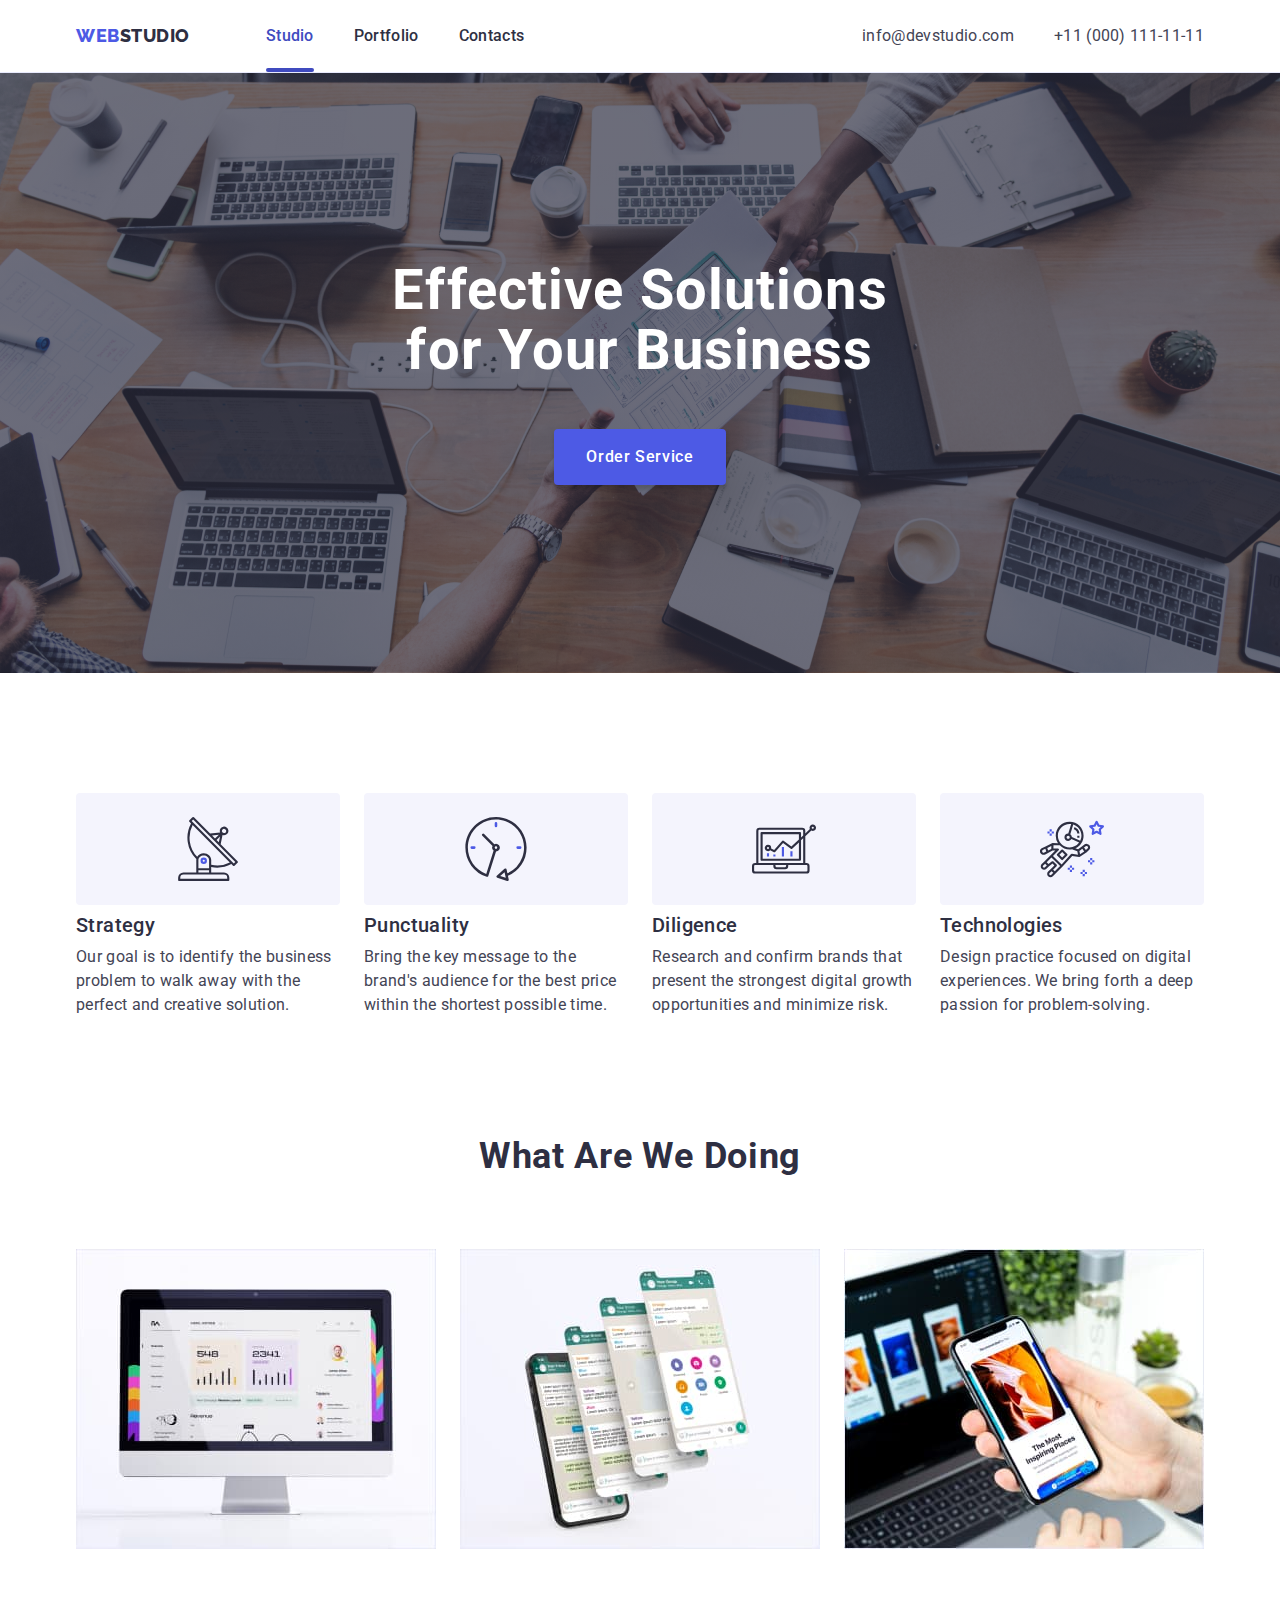
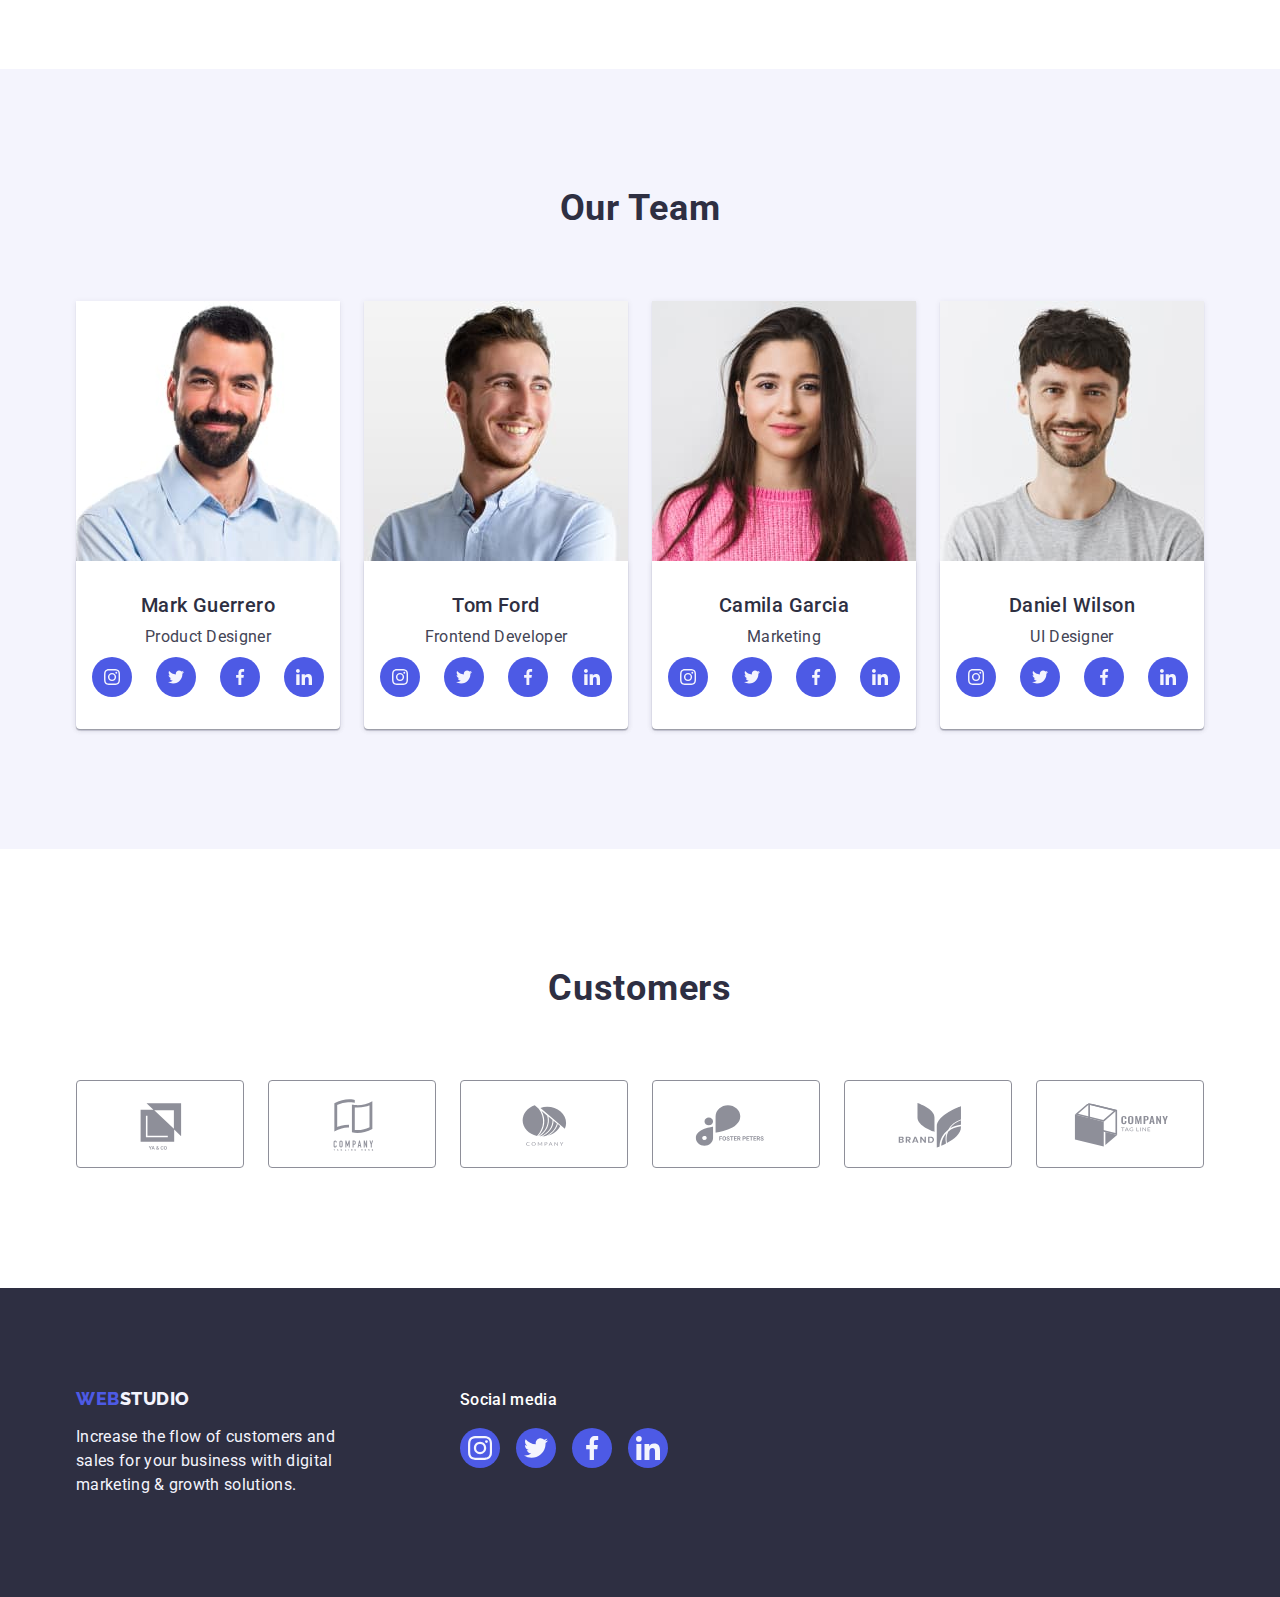
<file: index.html>
<!DOCTYPE html>
<html lang="en">

<head>
    <meta charset="UTF-8">
    <meta http-equiv="X-UA-Compatible" content="IE=edge">
    <meta name="viewport" content="width=device-width, initial-scale=1.0">
    <title>WebStudio</title>
    <link rel="preconnect" href="https://fonts.googleapis.com">
    <link rel="preconnect" href="https://fonts.gstatic.com" crossorigin>
    <link href="https://fonts.googleapis.com/css2?family=Raleway:wght@800&family=Roboto:wght@400;500;700&display=swap"
        rel="stylesheet">
    <link rel="stylesheet" href="https://cdn.jsdelivr.net/npm/modern-normalize@1.1.0/modern-normalize.min.css">
    <link rel="stylesheet" href="./css/styles.css">
</head>

<body>
    <header class="header header-main">
        <div class="header-container container">
            <!-- LOGO -->

            <nav class="header-nav">
                <a href="./index.html" class="header-logo  link">Web<span class="logo-dark">Studio</span></a>

                <!--  -->
                <ul class="header-list list">
                    <li class="header-item">
                        <a class="header-link current link" href="./index.html">Studio</a>
                    </li>
                    <li class="header-item">
                        <a class="header-link link" href="./portfolio.html">Portfolio</a>
                    </li>
                    <li class="header-item">
                        <a class="header-link link" href="">Contacts</a>
                    </li>
                </ul>
            </nav>

            <!-- address -->
            <address class="header-contact">
                <ul class="contact-list list">
                    <li>
                        <a class="header-cont link" href="mailto:info@devstudio.com">info@devstudio.com</a>
                    </li>
                    <li>
                        <a class="header-cont link" href="tel:+110001111111">+11 (000) 111-11-11</a>
                    </li>
                </ul>
            </address>
        </div>

    </header>


    <main>
        <!--hero-->
        <section class="hero section">
            <div class="hero-title-container container">
                <h1 class="hero-title">Effective Solutions for Your Business</h1>
                <button type="button" class="hero-button btn" data-modal-open>Order Service</button>
            </div>
        </section>



        <!-- FEATURE -->
        <section class="feature section">
            <div class="container">
                <h2 class="feature-title visually-hidden">feature</h2>
                <ul class="feature-list list">
                    <li class="feature-item">
                        <div class="feature-container-icon">
                            <svg class="feature-icon" width="64px" height="64px">
                                <use href="./images/icon.svg#antenna"></use>
                            </svg>
                        </div>
                        <h3 class="feature-undertitle">Strategy</h3>
                        <p class="feature-desc">Our goal is to identify the business
                            problem to walk away with the perfect and creative solution.
                        </p>
                    </li>
                    <li class="feature-item">
                        <div class="feature-container-icon">
                            <svg class="feature-icon" width="64px" height="64px">
                                <use href="./images/icon.svg#clock"></use>
                            </svg>
                        </div>
                        <h3 class="feature-undertitle">Punctuality</h3>
                        <p class="feature-desc">Bring the key message to the brand's audience for the best price within
                            the
                            shortest possible
                            time.
                        </p>
                    </li>
                    <li class="feature-item">
                        <div class="feature-container-icon">
                            <svg class="feature-icon" width="64px" height="64px">
                                <use href="./images/icon.svg#diagram"></use>
                            </svg>
                        </div>
                        <h3 class="feature-undertitle">Diligence</h3>
                        <p class="feature-desc">Research and confirm brands that present the strongest digital growth
                            opportunities and minimize
                            risk.
                        </p>
                    </li>
                    <li class="feature-item">
                        <div class="feature-container-icon">
                            <svg class="feature-icon" width="64px" height="64px">
                                <use href="./images/icon.svg#astronaut"></use>
                            </svg>
                        </div>
                        <h3 class="feature-undertitle">Technologies</h3>
                        <p class="feature-desc">Design practice focused on digital experiences. We bring forth a deep
                            passion for
                            problem-solving.</p>
                    </li>
                </ul>
            </div>
        </section>

        <!--benefits-->
        <section class="benefits section">
            <div class="container">
                <h2 class="benefits-title">What are we doing</h2>
                <ul class="benefits-list list">
                    <li class="benefits-list-item"><img src="./images/section-02/rectangle-71-2.jpg" alt="monitor"
                            width="360" height="300"></li>
                    <li class="benefits-list-item"><img src="./images/section-02/rectangle-71-1.jpg" alt="messanger"
                            width="360" height="300"></li>
                    <li class="benefits-list-item"><img src="./images/section-02/rectangle-71.jpg" alt="mobile"
                            width="360" height="300"></li>
                </ul>
            </div>
        </section>

        <!-- team -->
        <section class="team section">
            <div class="container">
                <h2 class="team-title">Our Team</h2>
                <ul class="team-list list">
                    <li class="team-item"><img src="./images/ourteam/img-3.jpg" alt="photo-product" width="264"
                            height="260">
                        <div class="team-item-desc">
                            <h3 class="team-undertitle">Mark Guerrero</h3>
                            <p class="team-desc">Product Designer</p>
                            <ul class="team-social-list list">
                                <li class="team-social-item">
                                    <a href="" class="team-social-link link" target="_blank" rel="noopener noreferrer"
                                        aria-label="instagram icon">
                                        <svg class="team-social-icon" width="16px" height="16px">
                                            <use href="./images/icon.svg#instagram"></use>
                                        </svg></a>
                                </li>
                                <li class="team-social-item">
                                    <a href="" class="team-social-link link" target="_blank" rel="noopener noreferrer"
                                        aria-label="twitter icon">
                                        <svg class="team-social-icon" width="16px" height="16px">
                                            <use href="./images/icon.svg#twitter"></use>
                                        </svg></a>
                                </li>
                                <li class="team-social-item">
                                    <a href="" class="team-social-link link" target="_blank" rel="noopener noreferrer"
                                        aria-label="facebook icon">
                                        <svg class="team-social-icon" width="16px" height="16px">
                                            <use href="./images/icon.svg#facebook"></use>
                                        </svg></a>
                                </li>
                                <li class="team-social-item">
                                    <a href="" class="team-social-link link" target="_blank" rel="noopener noreferrer"
                                        aria-label="linkedin icon">
                                        <svg class="team-social-icon" width="16px" height="16px">
                                            <use href="./images/icon.svg#linkedin"></use>
                                        </svg></a>
                                </li>
                            </ul>
                        </div>
                    </li>
                    <li class="team-item"><img src="./images/ourteam/img-2.jpg" alt="photo-developer" width="264"
                            height="260">
                        <div class="team-item-desc">
                            <h3 class="team-undertitle">Tom Ford</h3>
                            <p class="team-desc">Frontend Developer</p>
                            <ul class="team-social-list list">
                                <li class="team-social-item">
                                    <a href="" class="team-social-link link" target="_blank" rel="noopener noreferrer"
                                        aria-label="instagram icon">
                                        <svg class="team-social-icon" width="16px" height="16px">
                                            <use href="./images/icon.svg#instagram"></use>
                                        </svg></a>
                                </li>
                                <li class="team-social-item">
                                    <a href="" class="team-social-link link" target="_blank" rel="noopener noreferrer"
                                        aria-label="twitter icon">
                                        <svg class="team-social-icon" width="16px" height="16px">
                                            <use href="./images/icon.svg#twitter"></use>
                                        </svg></a>
                                </li>
                                <li class="team-social-item">
                                    <a href="" class="team-social-link link" target="_blank" rel="noopener noreferrer"
                                        aria-label="facebook icon">
                                        <svg class="team-social-icon" width="16px" height="16px">
                                            <use href="./images/icon.svg#facebook"></use>
                                        </svg></a>
                                </li>
                                <li class="team-social-item">
                                    <a href="" class="team-social-link link" target="_blank" rel="noopener noreferrer"
                                        aria-label="linkedin icon">
                                        <svg class="team-social-icon" width="16px" height="16px">
                                            <use href="./images/icon.svg#linkedin"></use>
                                        </svg></a>
                                </li>
                            </ul>
                        </div>
                    </li>
                    <li class="team-item"><img src="./images/ourteam/img-1.jpg" alt="photo-marketing" width="264"
                            height="260">
                        <div class="team-item-desc">
                            <h3 class="team-undertitle">Camila Garcia</h3>
                            <p class="team-desc">Marketing</p>
                            <ul class="team-social-list list">
                                <li class="team-social-item">
                                    <a href="" class="team-social-link link" target="_blank" rel="noopener noreferrer"
                                        aria-label="instagram icon">
                                        <svg class="team-social-icon" width="16px" height="16px">
                                            <use href="./images/icon.svg#instagram"></use>
                                        </svg></a>
                                </li>
                                <li class="team-social-item">
                                    <a href="" class="team-social-link link" target="_blank" rel="noopener noreferrer"
                                        aria-label="twitter icon">
                                        <svg class="team-social-icon" width="16px" height="16px">
                                            <use href="./images/icon.svg#twitter"></use>
                                        </svg></a>
                                </li>
                                <li class="team-social-item">
                                    <a href="" class="team-social-link link" target="_blank" rel="noopener noreferrer"
                                        aria-label="facebook icon">
                                        <svg class="team-social-icon" width="16px" height="16px">
                                            <use href="./images/icon.svg#facebook"></use>
                                        </svg></a>
                                </li>
                                <li class="team-social-item">
                                    <a href="" class="team-social-link link" target="_blank" rel="noopener noreferrer"
                                        aria-label="linkedin icon">
                                        <svg class="team-social-icon" width="16px" height="16px">
                                            <use href="./images/icon.svg#linkedin"></use>
                                        </svg></a>
                                </li>
                            </ul>
                        </div>
                    </li>
                    <li class="team-item"><img src="./images/ourteam/img.jpg" alt="photo-designer" width="264"
                            height="260">
                        <div class="team-item-desc">
                            <h3 class="team-undertitle">Daniel Wilson</h3>
                            <p class="team-desc">UI Designer</p>
                            <ul class="team-social-list list">
                                <li class="team-social-item">
                                    <a href="" class="team-social-link link" target="_blank" rel="noopener noreferrer"
                                        aria-label="instagram icon">
                                        <svg class="team-social-icon" width="16px" height="16px">
                                            <use href="./images/icon.svg#instagram"></use>
                                        </svg></a>
                                </li>
                                <li class="team-social-item">
                                    <a href="" class="team-social-link link" target="_blank" rel="noopener noreferrer"
                                        aria-label="twitter icon">
                                        <svg class="team-social-icon" width="16px" height="16px">
                                            <use href="./images/icon.svg#twitter"></use>
                                        </svg></a>
                                </li>
                                <li class="team-social-item">
                                    <a href="" class="team-social-link link" target="_blank" rel="noopener noreferrer"
                                        aria-label="facebook icon">
                                        <svg class="team-social-icon" width="16px" height="16px">
                                            <use href="./images/icon.svg#facebook"></use>
                                        </svg></a>
                                </li>
                                <li class="team-social-item">
                                    <a href="" class="team-social-link link" target="_blank" rel="noopener noreferrer"
                                        aria-label="linkedin icon">
                                        <svg class="team-social-icon" width="16px" height="16px">
                                            <use href="./images/icon.svg#linkedin"></use>
                                        </svg></a>
                                </li>
                            </ul>
                        </div>
                    </li>
                </ul>
            </div>
        </section>

        <!-- Customers -->

        <section class="customers section">
            <div class="container">
                <h2 class="customers-title">Customers</h2>



                <ul class="customers-list list">
                    <li class="customers-item">
                        <a href="" class="customers-link link">
                            <svg class="customers-icon" width="104px" height="56px">
                                <use href="./images/icon.svg#yaco"></use>
                            </svg>
                        </a>
                    </li>



                    <li class="customers-item">
                        <a href="" class="customers-link link">
                            <svg class="customers-icon" width="104px" height="56px">
                                <use href="./images/icon.svg#company-tag"></use>
                            </svg>
                        </a>
                    </li>
                    <li class="customers-item">
                        <a href="" class="customers-link link">
                            <svg class="customers-icon" width="104px" height="56px">
                                <use href="./images/icon.svg#company"></use>
                            </svg>
                        </a>
                    </li>
                    <li class="customers-item">
                        <a href="" class="customers-link link">
                            <svg class="customers-icon" width="104px" height="56px">
                                <use href="./images/icon.svg#foster"></use>
                            </svg>
                        </a>
                    </li>
                    <li class="customers-item">
                        <a href="" class="customers-link link">
                            <svg class="customers-icon" width="104px" height="56px">
                                <use href="./images/icon.svg#brand"></use>
                            </svg>
                        </a>
                    </li>
                    <li class="customers-item">
                        <a href="" class="customers-link link">
                            <svg class="customers-icon" width="104px" height="56px">
                                <use href="./images/icon.svg#company-tag02"></use>
                            </svg>
                        </a>
                    </li>
                </ul>
            </div>
        </section>

    </main>


    <footer class="footer">
        <div class="footer-main container">
            <div class="footer-left">
                <a href="./index.html" class="footer-logo link">Web<span class="logo-light">Studio</span></a>
                <p class="footer-desc">Increase the flow of customers and sales for your business with digital marketing
                    &
                    growth solutions.</p>
            </div>
            <div class="footer-right">
                <p class="footer-social">Social media</p>
                <ul class="team-social-list footer-list list">
                    <li class="team-social-item">
                        <a href="" class="team-social-link link" target="_blank" rel="noopener noreferrer"
                            aria-label="instagram icon">
                            <svg class="team-social-icon" width="24px" height="24px">
                                <use href="./images/icon.svg#instagram"></use>
                            </svg></a>
                    </li>
                    <li class="team-social-item">
                        <a href="" class="team-social-link link" target="_blank" rel="noopener noreferrer"
                            aria-label="twitter icon">
                            <svg class="team-social-icon" width="24px" height="24px">
                                <use href="./images/icon.svg#twitter"></use>
                            </svg></a>
                    </li>
                    <li class="team-social-item">
                        <a href="" class="team-social-link link" target="_blank" rel="noopener noreferrer"
                            aria-label="facebook icon">
                            <svg class="team-social-icon" width="24px" height="24px">
                                <use href="./images/icon.svg#facebook"></use>
                            </svg></a>
                    </li>
                    <li class="team-social-item">
                        <a href="" class="team-social-link link" target="_blank" rel="noopener noreferrer"
                            aria-label="linkedin icon">
                            <svg class="team-social-icon" width="24px" height="24px">
                                <use href="./images/icon.svg#linkedin"></use>
                            </svg></a>
                    </li>
                </ul>
            </div>
        </div>
    </footer>

    <!-- Modal -->

    <div class="backdrop is-hidden" data-modal>
        <div class="modal">
            <button class="modal-btn" type="button" data-modal-close>
                <svg class="modal-icon" width="8" height="8">
                    <use href="./images/icon.svg#icon-close"></use>
                </svg>
            </button>
        </div>
    </div>
    <script src="./js/modal.js"></script>
</body>



</html>
</file>
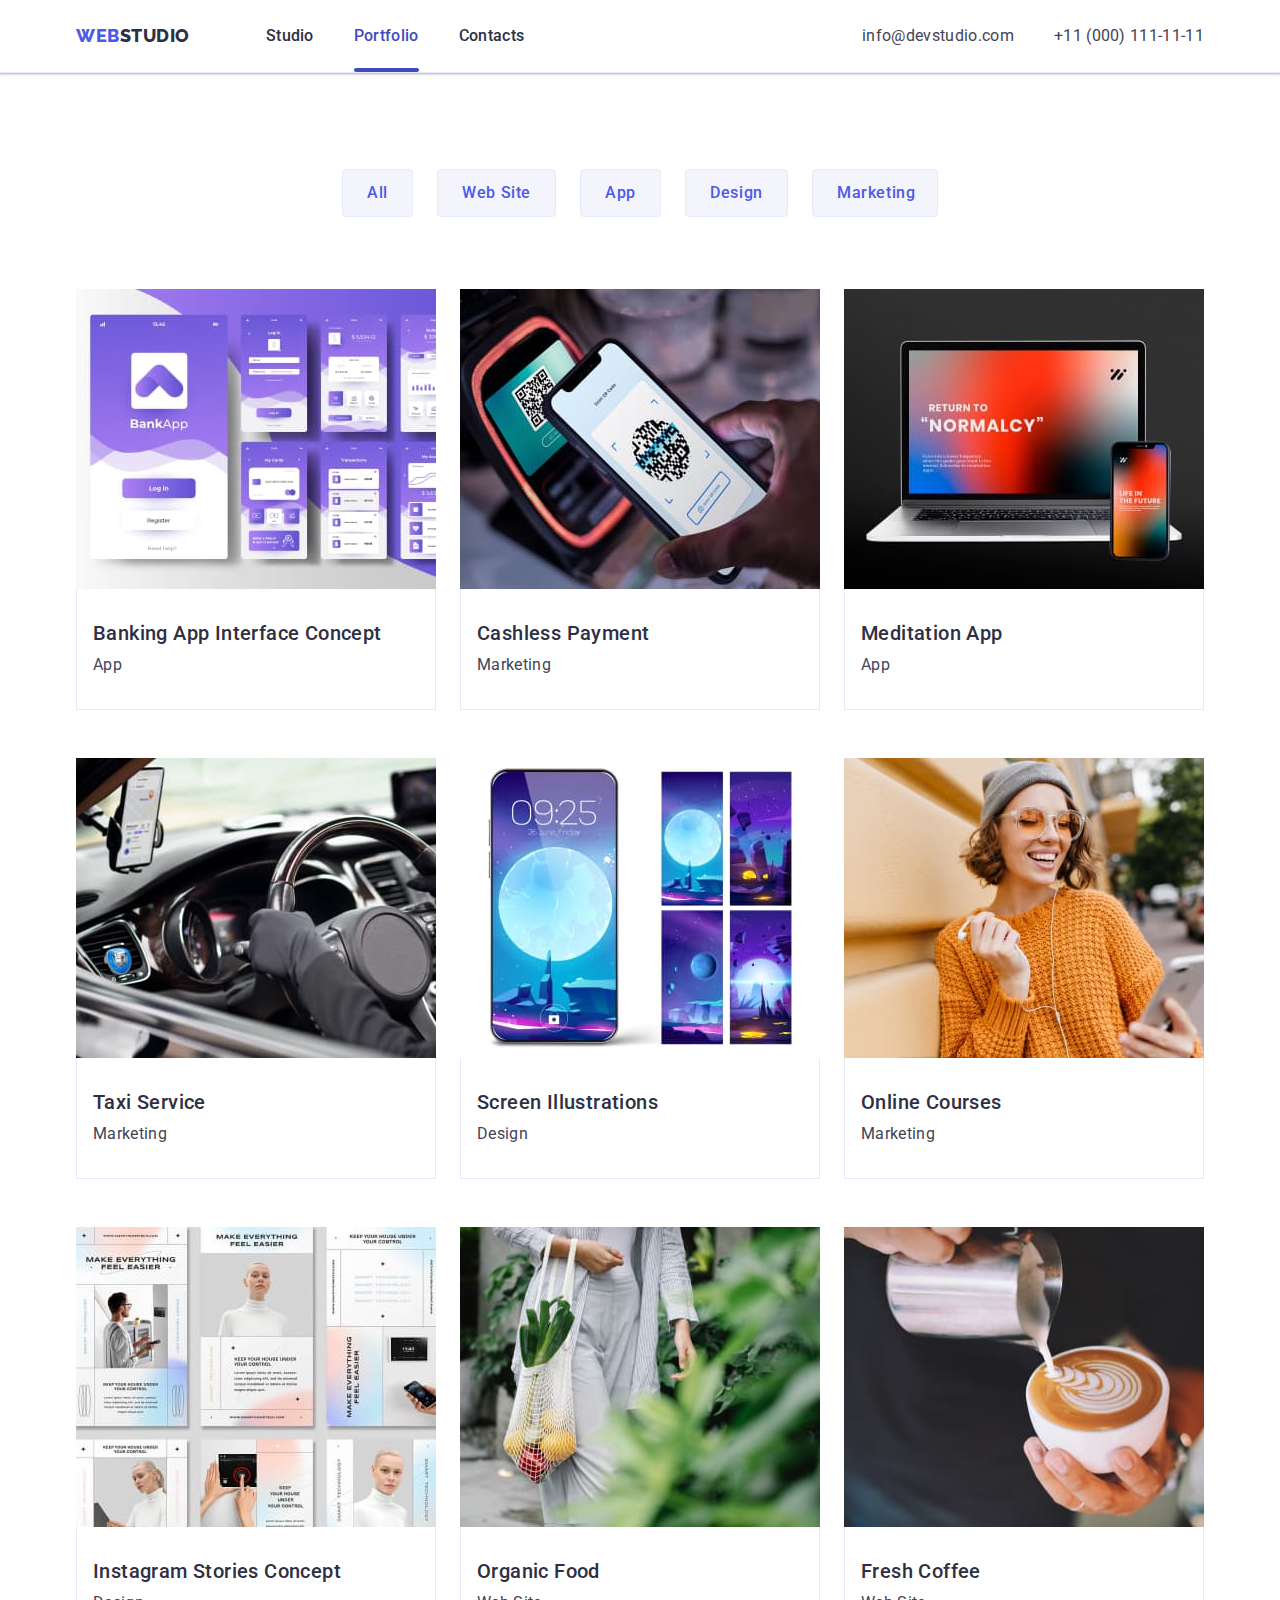
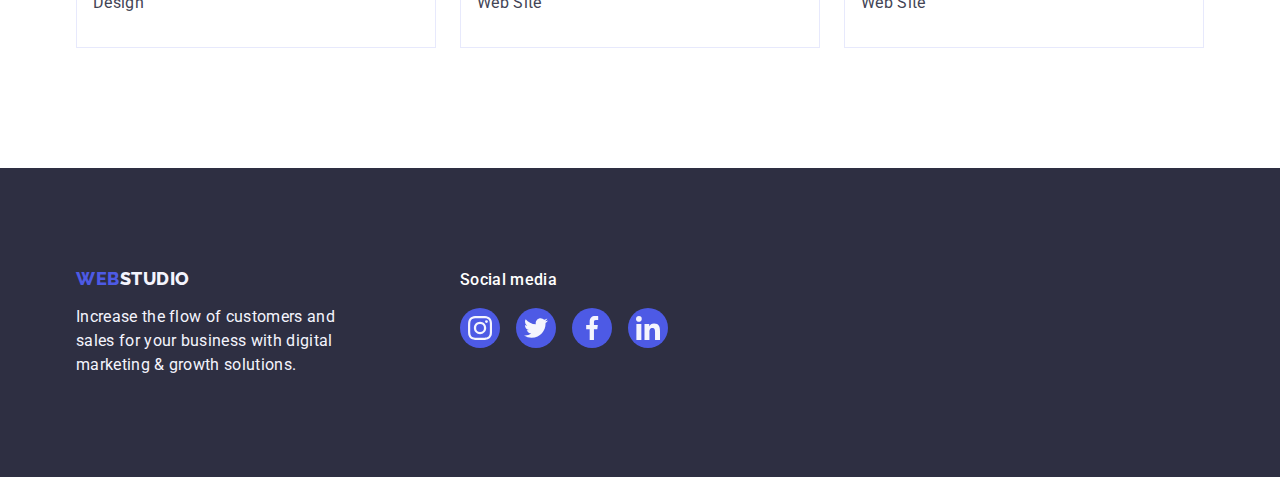
<file: portfolio.html>
<!DOCTYPE html>
<html lang="en">

<head>
    <meta charset="UTF-8">
    <meta http-equiv="X-UA-Compatible" content="IE=edge">
    <meta name="viewport" content="width=device-width, initial-scale=1.0">
    <title>Portfolio</title>
    <link rel="preconnect" href="https://fonts.googleapis.com">
    <link rel="preconnect" href="https://fonts.gstatic.com" crossorigin>
    <link href="https://fonts.googleapis.com/css2?family=Raleway:wght@800&family=Roboto:wght@400;500;700&display=swap"
        rel="stylesheet">
    <link rel="stylesheet" href="https://cdn.jsdelivr.net/npm/modern-normalize@1.1.0/modern-normalize.min.css">
    <link rel="stylesheet" href="./css/styles.css">
</head>

<body>

    <header class="header header-main">
        <div class="header-container container">
            <!-- LOGO -->
            <nav class="header-nav">
                <a href="./index.html" class="header-logo  link">Web<span class="logo-dark">Studio</span></a>

                <!--  -->
                <ul class="header-list list">
                    <li class="header-item">
                        <a class="header-link link" href="./index.html">Studio</a>
                    </li>
                    <li class="header-item">
                        <a class="header-link current link" href="./portfolio.html">Portfolio</a>
                    </li>
                    <li class="header-item">
                        <a class="header-link link" href="">Contacts</a>
                    </li>
                </ul>
            </nav>
            <!-- address -->
            <address class="header-contact">
                <ul class="contact-list list">
                    <li>
                        <a class="header-cont link" href="mailto:info@devstudio.com">info@devstudio.com</a>
                    </li>
                    <li>
                        <a class="header-cont link" href="tel:+110001111111">+11 (000) 111-11-11</a>
                    </li>
                </ul>
            </address>
        </div>
    </header>

    <main>

        <!--FilterBtn-->
        <section class="filter">

            <div class="container">
                <h1 class="visually-hidden">Portfolio</h1>
                <ul class="filter-list-btn list">
                    <li class="filter-list-items"><button type="button" class="filter-btn btn">All</button></li>
                    <li class="filter-list-items"><button type="button" class="filter-btn btn">Web Site</button></li>
                    <li class="filter-list-items"><button type="button" class="filter-btn btn">App</button></li>
                    <li class="filter-list-items"><button type="button" class="filter-btn btn">Design</button></li>
                    <li class="filter-list-items"><button type="button" class="filter-btn btn">Marketing</button></li>
                </ul>
                <!--App-->
                <ul class="filter-list list">
                    <li class="filter-list-item">
                        <a class="filter-link link" href="">


                            <div class="filter-box">
                                <img src="./images/app/img.jpg" alt="foto-app-interface" width="360" height="300">
                                <div class="overlay">
                                    <p class="overlay-label">14 Stylish and User-Friendly App Design Concepts
                                        · Task Manager App
                                        · Calorie Tracker App · Exotic Fruit Ecommerce App · Cloud Storage App</p>
                                </div>
                            </div>

                            <div class="preview-desc">
                                <h2 class="preview-title">Banking App Interface Concept</h2>
                                <p class="preview-text">App</p>
                            </div>
                        </a>
                    </li>
                    <li class="filter-list-item">
                        <a class="filter-link link" href="">
                            <div class="filter-box">
                                <img src="./images/app/img-1.jpg" alt="foto-payment" width="360" height="300">
                                <div class="overlay">
                                    <p class="overlay-label">14 Stylish and User-Friendly App Design Concepts
                                        · Task Manager App
                                        · Calorie Tracker App · Exotic Fruit Ecommerce App · Cloud Storage App</p>
                                </div>
                            </div>
                            <div class="preview-desc">
                                <h2 class="preview-title">Cashless Payment</h2>
                                <p class="preview-text">Marketing</p>
                            </div>
                        </a>
                    </li>
                    <li class="filter-list-item">
                        <a class="filter-link link" href="">
                            <div class="filter-box">
                                <img src="./images/app/img-2.jpg" alt="foto-meditation-app" width="360" height="300">
                                <div class="overlay">
                                    <p class="overlay-label">14 Stylish and User-Friendly App Design Concepts
                                        · Task Manager App
                                        · Calorie Tracker App · Exotic Fruit Ecommerce App · Cloud Storage App</p>
                                </div>
                            </div>
                            <div class="preview-desc">
                                <h2 class="preview-title">Meditation App</h2>
                                <p class="preview-text">App</p>
                            </div>
                        </a>
                    </li>
                    <!--Design-->
                    <li class="filter-list-item">
                        <a class="filter-link link" href="">
                            <div class="filter-box">
                                <img src="./images/design/img.jpg" alt="foto-taxi" width="360" height="300">
                                <div class="overlay">
                                    <p class="overlay-label">14 Stylish and User-Friendly App Design Concepts
                                        · Task Manager App
                                        · Calorie Tracker App · Exotic Fruit Ecommerce App · Cloud Storage App</p>
                                </div>
                            </div>
                            <div class="preview-desc">
                                <h2 class="preview-title">Taxi Service</h2>
                                <p class="preview-text">Marketing</p>
                            </div>
                        </a>
                    </li>
                    <li class="filter-list-item">
                        <a class="filter-link link" href="">
                            <div class="filter-box">
                                <img src="./images/design/img-1.jpg" alt="foto-screen" width="360" height="300">
                                <div class="overlay">
                                    <p class="overlay-label">14 Stylish and User-Friendly App Design Concepts
                                        · Task Manager App
                                        · Calorie Tracker App · Exotic Fruit Ecommerce App · Cloud Storage App</p>
                                </div>
                            </div>
                            <div class="preview-desc">
                                <h2 class="preview-title">Screen Illustrations</h2>
                                <p class="preview-text">Design</p>
                            </div>
                        </a>
                    </li>
                    <li class="filter-list-item">
                        <a class="filter-link link" href="">
                            <div class="filter-box">
                                <img
                                    src="./images/design/img-2.jpg" alt="foto-girl-with-phone" width="360" height="300">
                                    <div class="overlay">
                                        <p class="overlay-label">14 Stylish and User-Friendly App Design Concepts
                                            · Task Manager App
                                            · Calorie Tracker App · Exotic Fruit Ecommerce App · Cloud Storage App</p>
                                    </div>
                            </div>
                                <div class="preview-desc">
                                <h2 class="preview-title">Online Courses</h2>
                                <p class="preview-text">Marketing</p>
                            </div>
                        </a>
                    </li>
                    <!--Marketing-->
                    <li class="filter-list-item">
                        <a class="filter-link link" href="">
                            <div class="filter-box">
                                <img
                                    src="./images/marketing/img.jpg" alt="foto-instagram-stories" width="360" height="300">
                                    <div class="overlay">
                                        <p class="overlay-label">14 Stylish and User-Friendly App Design Concepts
                                            · Task Manager App
                                            · Calorie Tracker App · Exotic Fruit Ecommerce App · Cloud Storage App</p>
                                    </div>
                            </div>
                                <div class="preview-desc">
                                <h2 class="preview-title">Instagram Stories Concept</h2>
                                <p class="preview-text">Design</p>
                            </div>
                        </a>
                    </li>
                    <li class="filter-list-item">
                        <a class="filter-link link" href="">
                            <div class="filter-box">
                                <img
                                    src="./images/marketing/img-1.jpg" alt="foto-organic-food" width="360" height="300">
                                    <div class="overlay">
                                        <p class="overlay-label">14 Stylish and User-Friendly App Design Concepts
                                            · Task Manager App
                                            · Calorie Tracker App · Exotic Fruit Ecommerce App · Cloud Storage App</p>
                                    </div>
                            </div>
                                <div class="preview-desc">
                                <h2 class="preview-title">Organic Food</h2>
                                <p class="preview-text">Web Site</p>
                            </div>
                        </a>
                    </li>
                    <li class="filter-list-item">
                        <a class="filter-link link" href="">
                            <div class="filter-box">
                                <img
                                    src="./images/marketing/img-2.jpg" alt="foto-coffee" width="360" height="300">
                                    <div class="overlay">
                                        <p class="overlay-label">14 Stylish and User-Friendly App Design Concepts
                                            · Task Manager App
                                            · Calorie Tracker App · Exotic Fruit Ecommerce App · Cloud Storage App</p>
                                    </div>
                            </div>
                                <div class="preview-desc">
                                <h2 class="preview-title">Fresh Coffee</h2>
                                <p class="preview-text">Web Site</p>
                            </div>
                        </a>
                    </li>
                </ul>

            </div>
        </section>


    </main>

    <footer class="footer">
        <div class="footer-main container">
            <div class="footer-left">
                <a href="./index.html" class="footer-logo link">Web<span class="logo-light">Studio</span></a>
                <p class="footer-desc">Increase the flow of customers and sales for your business with digital marketing
                    &
                    growth solutions.</p>
            </div>
            <div class="footer-right">
                <p class="footer-social">Social media</p>
                <ul class="team-social-list footer-list list">
                    <li class="team-social-item">
                        <a href="" class="team-social-link link" target="_blank" rel="noopener noreferrer"
                            aria-label="instagram icon">
                            <svg class="team-social-icon" width="24px" height="24px">
                                <use href="./images/icon.svg#instagram"></use>
                            </svg></a>
                    </li>
                    <li class="team-social-item">
                        <a href="" class="team-social-link link" target="_blank" rel="noopener noreferrer"
                            aria-label="twitter icon">
                            <svg class="team-social-icon" width="24px" height="24px">
                                <use href="./images/icon.svg#twitter"></use>
                            </svg></a>
                    </li>
                    <li class="team-social-item">
                        <a href="" class="team-social-link link" target="_blank" rel="noopener noreferrer"
                            aria-label="facebook icon">
                            <svg class="team-social-icon" width="24px" height="24px">
                                <use href="./images/icon.svg#facebook"></use>
                            </svg></a>
                    </li>
                    <li class="team-social-item">
                        <a href="" class="team-social-link link" target="_blank" rel="noopener noreferrer"
                            aria-label="linkedin icon">
                            <svg class="team-social-icon" width="24px" height="24px">
                                <use href="./images/icon.svg#linkedin"></use>
                            </svg></a>
                    </li>
                </ul>
            </div>
        </div>
    </footer>


</body>

</html>
</file>
<file: css/styles.css>
:root {
    /* figma text color */
    --color-iris: #4d5ae5;
    --color-ocean: #404bbf;
    --color-navy-blue: #2e2f42;
    --color-green: #31d0aa;
    --color-slate: #434455;
    --color-light-slate: #8e8f99;
    --color-cornflower: #e7e9fc;
    --color-cloud: #f4f4fd;
    --color-navy-blue-modal: rgba(46, 47, 66, 0.4);
    --color-grey: #2e2f42;
    --color-white: #ffffff;
    --color-dairy: #fcfcfc;


    /* fonts */
    --primary-font: 'roboto', sens-serif;

    /* animation */
    --anime: 250ms cubic-bezier(0.4, 0, 0.2, 1);
}




body {
    font-family: "Roboto", sans-serif;

    font-size: 16px;
    line-height: 1.5;
    letter-spacing: 0.02em;
    color: var(--color-slate);
    background-color: var(--color-white);
}

.visually-hidden {
    position: absolute;
    width: 1px;
    height: 1px;
    margin: -1px;
    border: 0;
    padding: 0;

    white-space: nowrap;
    clip-path: inset(100%);
    clip: rect(0 0 0 0);
    overflow: hidden;
}


/* reset start */
h1,
h2,
h3,
h4,
h5,
h6,
p,
ul {
    margin: 0;
}

img {
    display: block;

}

.list {
    list-style: none;
    margin: 0;
    padding: 0;
}

.link {
    text-decoration: none;
}

/* reset end */
.container {
    width: 1158px;
    margin-left: auto;
    margin-right: auto;
    padding-left: 15px;
    padding-right: 15px;


    /* outline: 2px solid red;
    outline-offset: -2px; */
}

/**
  |============================
  | Base Styles
  |============================
*/

.section {}



.header-logo {
    font-family: "Raleway", sans-serif;
    font-weight: 800;
    font-size: 18px;
    line-height: 1.17;
    letter-spacing: 0.03em;
    text-transform: uppercase;
    color: var(--color-iris);
    text-decoration: none;
    margin-right: 76px;
}

.footer-logo {
    display: inline-block;
    font-family: "Raleway", sans-serif;
    font-weight: 800;
    font-size: 18px;
    line-height: 1.17;
    letter-spacing: 0.03em;
    text-transform: uppercase;
    color: var(--color-iris);
    text-decoration: none;
    margin-bottom: 16px;

}

.logo-dark {
    color: var(--color-navy-blue);
}

.logo-light {
    color: var(--color-cloud);
}

/* Header Styles */

.header {
    border-bottom: 1px solid var(--color-cornflower);
    box-shadow: 0px 2px 1px rgba(46, 47, 66, 0.08),
        0px 1px 1px rgba(46, 47, 66, 0.16),
        0px 1px 6px rgba(46, 47, 66, 0.08);
}


.header-container {
    display: flex;
    align-items: center;
}

.header-nav {
    display: flex;
    align-items: center;
}

.logo {}

.logo-dark {}

.header-list {
    color: var(--color-navy-blue);
    display: flex;
    align-items: center;
    gap: 40px;
}



.header-item {
    /*  */
}

.header-link {
    font-family: 'Roboto';
    font-weight: 500;
    font-size: 16px;
    line-height: 1.5;
    letter-spacing: 0.02em;
    color: var(--color-navy-blue);
    display: block;
    padding: 24px 0px;
    position: relative;
    transition: color var(--anime);
}

.header-link:hover,
.header-link:focus {
    color: var(--color-ocean)
}

.header-link::after {
    content: '';
    position: absolute;
    bottom: 0;
    display: block;
    width: 100%;
    height: 4px;
    border-radius: 2px;
    color: var(--color-navy-blue);
    transition: background-color var(--anime);
}

.header-link.current::after,
.header-link.current:hover::after,
.header-link.current:focus::after {
    background-color: var(--color-ocean);

}

.header-link.current {
    color: var(--color-ocean);
}

.header-contact {
    font-style: normal;
    margin-left: auto;
}

.contact-list {
    display: flex;
    align-items: center;
    gap: 40px;
}

.header-cont {
    font-family: var(--primary-font);
    font-style: normal;
    font-size: 16px;
    line-height: 1.5;
    letter-spacing: 0.02em;
    color: var(--color-slate);
    text-decoration: none;
    display: block;
    padding: 24px 0px;
    transition: color var(--anime);
}

.header-cont:hover,
.header-cont:focus {
    color: var(--color-ocean);
}

/* Hero Styles */
.hero {
    max-width: 1440px;
    margin-left: auto;
    margin-right: auto;
    padding-top: 188px;
    padding-bottom: 188px;
    font-family: "Roboto", sans-serif;
    background-color: var(--color-grey);
    background-image: linear-gradient(rgba(46, 47, 66, 0.7), rgba(46, 47, 66, 0.7)), url(../images/bg-images/hero-bg.jpg);


    background-position: center;
    background-repeat: no-repeat;
    background-size: cover;
    /* filter: drop-shadow(0px 4px 4px rgba(0, 0, 0, 0.25)); */

}

.hero-title {
    max-width: 496px;
    font-family: var(--primary-font);
    font-size: 56px;
    line-height: 1.07;
    text-align: center;
    letter-spacing: 0.02em;
    color: var(--color-white);
    margin-left: auto;
    margin-right: auto;
    margin-bottom: 48px;
}


/* BUTTON */

.btn {
    display: flex;
    align-items: center;
    font-family: "Roboto", sans-serif;
    font-weight: 500;
    font-size: 16px;
    line-height: 1.5;
    letter-spacing: 0.04em;
    cursor: pointer;
    border-radius: 4px;
    border: none;
}

.hero-button {
    display: block;
    padding: 16px 32px;
    margin-left: auto;
    margin-right: auto;
    background-color: var(--color-iris);
    color: var(--color-white);
    min-width: 169px;
    height: 56px;
    box-shadow: 0px 4px 4px rgba(0, 0, 0, 0.15);
    border: none;
    transition: background-color var(--anime);
}

.hero-button:hover,
.hero-button:focus {
    background-color: var(--color-ocean);
}


/* FEATURE Styles */

.feature {
    padding: 120px 0
}

.feature-title {
    font-family: "Roboto", sans-serif;
    font-weight: 700;
    font-size: 56px;
    line-height: 1.11;
    text-align: center;
    letter-spacing: 0.02em;
    text-transform: capitalize;
    color: var(--color-navy-blue);

}

.feature-list {
    display: flex;
    gap: 24px;
}

.feature-item {
    width: calc((100% - 3 * 24px) / 4);
}

.feature-container-icon {
    display: flex;
    justify-content: center;
    align-items: center;
    height: 112px;
    background-color: var(--color-cloud);
    border-radius: 4px;
    margin-bottom: 8px;
}



.feature-undertitle {
    font-family: var(--primary-font);
    font-weight: 500;
    font-size: 20px;
    line-height: 1.2;
    letter-spacing: 0.02em;
    color: var(--color-navy-blue);
    margin-bottom: 8px;
}

.feature-desc {
    font-family: 'Roboto', sans-serif;
    font-size: 16px;
    line-height: 1.5x;
    letter-spacing: 0.02em;
    color: var(--color-slate);
}

.benefits {
    padding-bottom: 120px;
}

.benefits-title {
    margin-bottom: 72px;
    font-family: var(--primary-font);
    font-weight: 700;
    font-size: 36px;
    line-height: 1.11;
    text-align: center;
    letter-spacing: 0.02em;
    text-transform: capitalize;
    color: var(--color-grey);
}

.benefits-list {
    display: flex;
    gap: 24px;
}

.benefits-list-item {
    width: calc((100% - 2 * 24px) / 3);
}

/**
  |============================
  | Team
  |============================
*/

.team {
    padding: 120px 0;
    background-color: var(--color-cloud);
}

.team-title {
    margin-bottom: 72px;
    font-family: var(--primary-font);
    font-weight: 700;
    font-size: 36px;
    line-height: 1.11;
    text-align: center;
    letter-spacing: 0.02em;
    text-transform: capitalize;
    color: var(--color-navy-blue);

}

.team-list {
    display: flex;
    flex-wrap: wrap;
    gap: 24px;
}

.team-item {
    width: calc((100% - 3 * 24px) / 4);
    background-color: var(--color-white);
    box-shadow: 0px 1px 6px rgba(46, 47, 66, 0.08),
        0px 1px 1px rgba(46, 47, 66, 0.16),
        0px 2px 1px rgba(46, 47, 66, 0.08);
    border-radius: 0px 0px 4px 4px;

}




.team-item-desc {
    padding: 32px 0px;

    box-shadow: 0px 1px 6px rgba(46, 47, 66, 0.08), 0px 1px 1px rgba(46, 47, 66, 0.16), 0px 2px 1px rgba(46, 47, 66, 0.08);
    border-radius: 0px 0px 4px 4px;
}

.team-undertitle {
    margin-bottom: 8px;
    font-family: var(--primary-font);
    font-weight: 500;
    font-size: 20px;
    line-height: 1.2;
    text-align: center;
    letter-spacing: 0.02em;
    color: var(--color-navy-blue);
}

.team-desc {
    margin-bottom: 8px;
    font-family: 'Roboto', sans-serif;


    font-size: 16px;
    line-height: 1.5;
    text-align: center;
    letter-spacing: 0.02em;
    color: var(--color-slate);
}

/**
  |============================
  | Team icon
  |============================
*/

.team-social-list {
    display: flex;
    justify-content: center;
    align-items: center;
    gap: 24px;
}

.team-social-item {}

.team-social-link {
    display: flex;
    justify-content: center;
    align-items: center;
    width: 40px;
    height: 40px;
    border-radius: 50%;
    background-color: var(--color-iris);
    color: var(--color-cloud);
    transition: color var(--anime);
    transition: background-color var(--anime);
}

.team-social-link:hover,
.team-social-link:focus {
    background-color: var(--color-ocean);
    color: var(--color-cloud);
}

.team-social-icon {
    fill: currentColor;
}

/**
  |============================
  | Customers
  |============================
*/

.customers {
    padding: 120px 0px;
}

.customers-title {
    font-family: 'Roboto', sans-serif;
    font-weight: 700;
    font-size: 36px;
    line-height: 1.1;
    text-align: center;
    letter-spacing: 0.02em;
    text-transform: capitalize;
    color: var(--color-navy-blue);
    margin-bottom: 72px;
}

.customers-list {
    display: flex;
    align-items: center;
    gap: 24px;
}

.customers-item {
    width: calc((100% - 5 * 24px) / 6);

}

.customers-link {
    display: flex;
    justify-content: center;
    align-items: center;
    padding: 16px 32px;
    border: 1px solid var(--color-light-slate);
    border-radius: 4px;
    color: var(--color-light-slate);
    height: 88px;
    transition: color var(--anime);


}

.customers-link:hover,
.customers-link:focus {
    border: 1px solid var(--color-ocean);
    color: var(--color-ocean);
}

.customers-icon {
    fill: currentColor;
}

/**
  |============================
  | Footer
  |============================
*/

.footer {
    text-decoration: none;
    background-color: var(--color-navy-blue);
    padding-top: 100px;
    padding-bottom: 100px;
}

.footer-main {
    display: flex;
    align-items: baseline;
}

.footer-social {
    font-family: 'Roboto', sans-serif;
    font-weight: 500;
    font-size: 16px;
    line-height: 1.5;
    letter-spacing: 0.02em;
    color: var(--color-white);
    margin-bottom: 16px;
}

.footer-desc {
    font-family: 'Roboto' sans-serif;
    font-size: 16px;
    line-height: 1.5;
    letter-spacing: 0.02em;
    color: var(--color-cloud);
    width: 264px;
}

.footer-left {
    margin-right: 120px;
}

.footer-right .team-social-list {
    justify-content: left;
    gap: 16px;
}

.footer-list .team-social-link:focus {
    background-color: var(--color-green);
}

.footer-list .team-social-link:hover {
    background-color: var(--color-green);
}



/**
  |============================
  | Portfolio
  |============================
*/

.filter {
    padding: 96px 0 120px 0;
}

.filter-list-btn {
    display: flex;
    justify-content: center;
    gap: 24px;
    margin-bottom: 72px;
}

.filter-list {
    display: flex;
    flex-wrap: wrap;
    column-gap: 24px;
    row-gap: 48px;
}

.filter-list-item {
    width: calc((100% - 48px) / 3);
}

.filter-link {
    display: block;

}

.filter-link:hover,
.filter-link:focus {
    box-shadow: 0px 1px 6px rgba(46, 47, 66, 0.08),
        0px 1px 1px rgba(46, 47, 66, 0.16),
        0px 2px 1px rgba(46, 47, 66, 0.08);
}

.filter-box {
    position: relative;
    overflow: hidden;
}

.overlay {
    position: absolute;
    top: 0;
    left: 0;
    transform: translateY(100%);
    width: 100%;
    height: 100%;
    padding: 40px;
    background-color: var(--color-iris);
    transition: transform var(--anime);

}

.filter-link:hover .overlay,
.filter-link:focus .overlay {
    transform: translateY(0);
}

.overlay-label {
    font-family: 'Roboto' sans-serif;
    font-style: normal;
    font-weight: 400;
    font-size: 16px;
    line-height: 1.5;
    letter-spacing: 0.02em;
    color: var(--color-cloud);
}





.preview-desc {
    padding: 32px 16px;
    border-right: 1px solid var(--color-cornflower);
    border-bottom: 1px solid var(--color-cornflower);
    border-left: 1px solid var(--color-cornflower);
}

.preview-title {
    margin-bottom: 8px;
    font-weight: 500;
    font-size: 20px;
    line-height: 1.2;
    letter-spacing: 0.02em;
    color: var(--color-navy-blue);
}

.preview-text {
    font-size: 16px;
    line-height: 1.5;
    letter-spacing: 0.02em;
    color: var(--color-slate);
}

/* BUTTON portfolio */
.filter-btn {

    padding: 12px 24px;
    max-width: 126px;
    min-width: 69px;
    height: 48px;
    text-align: center;
    color: var(--color-iris);
    background-color: var(--color-cloud);
    border: 1px solid var(--color-cornflower);
    transition: background-color var(--anime),
        color var(--anime) border var(--anime),
        box-shadow var(--anime);

}

.filter-btn:hover,
.filter-btn:focus {
    color: var(--color-white);
    background-color: var(--color-ocean);
    border: 1px solid transparent;
    box-shadow: 0px 3px 1px rgba(0, 0, 0, 0.1),
        0px 2px 1px rgba(0, 0, 0, 0.08),
        0px 2px 2px rgba(0, 0, 0, 0.12);
}

/**
  |============================
  | Modal
  |============================
*/

.backdrop {
    position: fixed;
    top: 0;
    bottom: 0;
    width: 100%;
    height: 100%;
    background-color: var(--color-navy-blue-modal);

    opacity: 1;
    visibility: visible;
    pointer-events: initial;
    transition: opacity 250ms ease, visibility 250ms ease;
}

.backdrop.is-hidden {
    opacity: 0;
    visibility: hidden;
    pointer-events: none;
}

.modal {
    position: absolute;
    min-width: 408px;
    min-height: 576px;
    left: 50%;
    top: 50%;


    opacity: 1;
    padding: 24px;
    background-color: var(--color-dairy);
    box-shadow: 0px 1px 1px rgba(0, 0, 0, 0.14),
        0px 1px 3px rgba(0, 0, 0, 0.12),
        0px 2px 1px rgba(0, 0, 0, 0.2);
    border-radius: 4px;
    transform: scale(1) translate(-50%, -50%);
    transition: transform var(--anime);
}


.modal-btn {
    position: absolute;
    display: flex;
    align-items: center;
    justify-content: center;

    margin-left: auto;
    border-radius: 50%;
    cursor: pointer;

    width: 24px;
    height: 24px;
    top: 24px;
    right: 24px;
    box-sizing: border-box;

    color: var(--color-navy-blue);
    background: var(--color-cornflower);
    border: 1px solid rgba(0, 0, 0, 0.1);


    transition: background-color var(--anime),
        color var(--anime);
}

.modal-btn:hover,
.modal-btn:focus {
    background-color: var(--color-ocean);
    color: var(--color-white);
}

.modal-icon {
    fill: currentColor;
}
</file>
